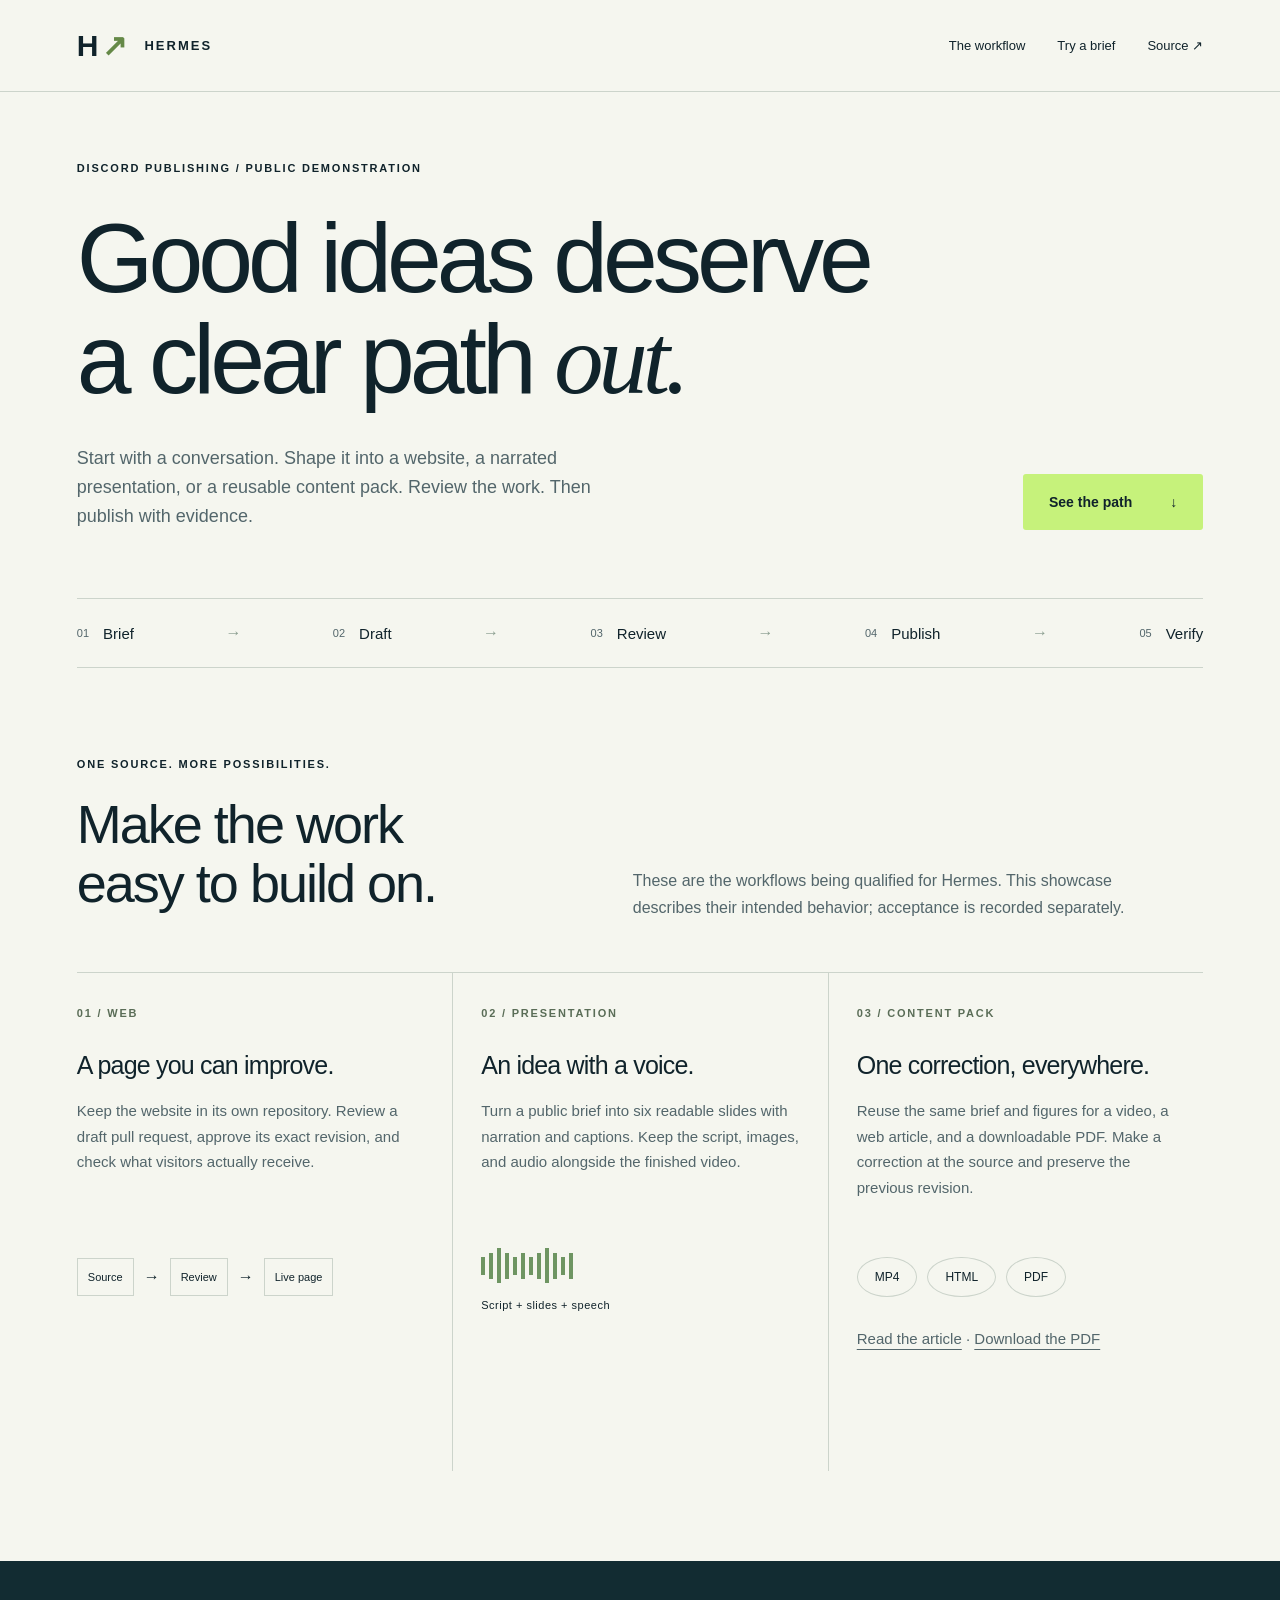
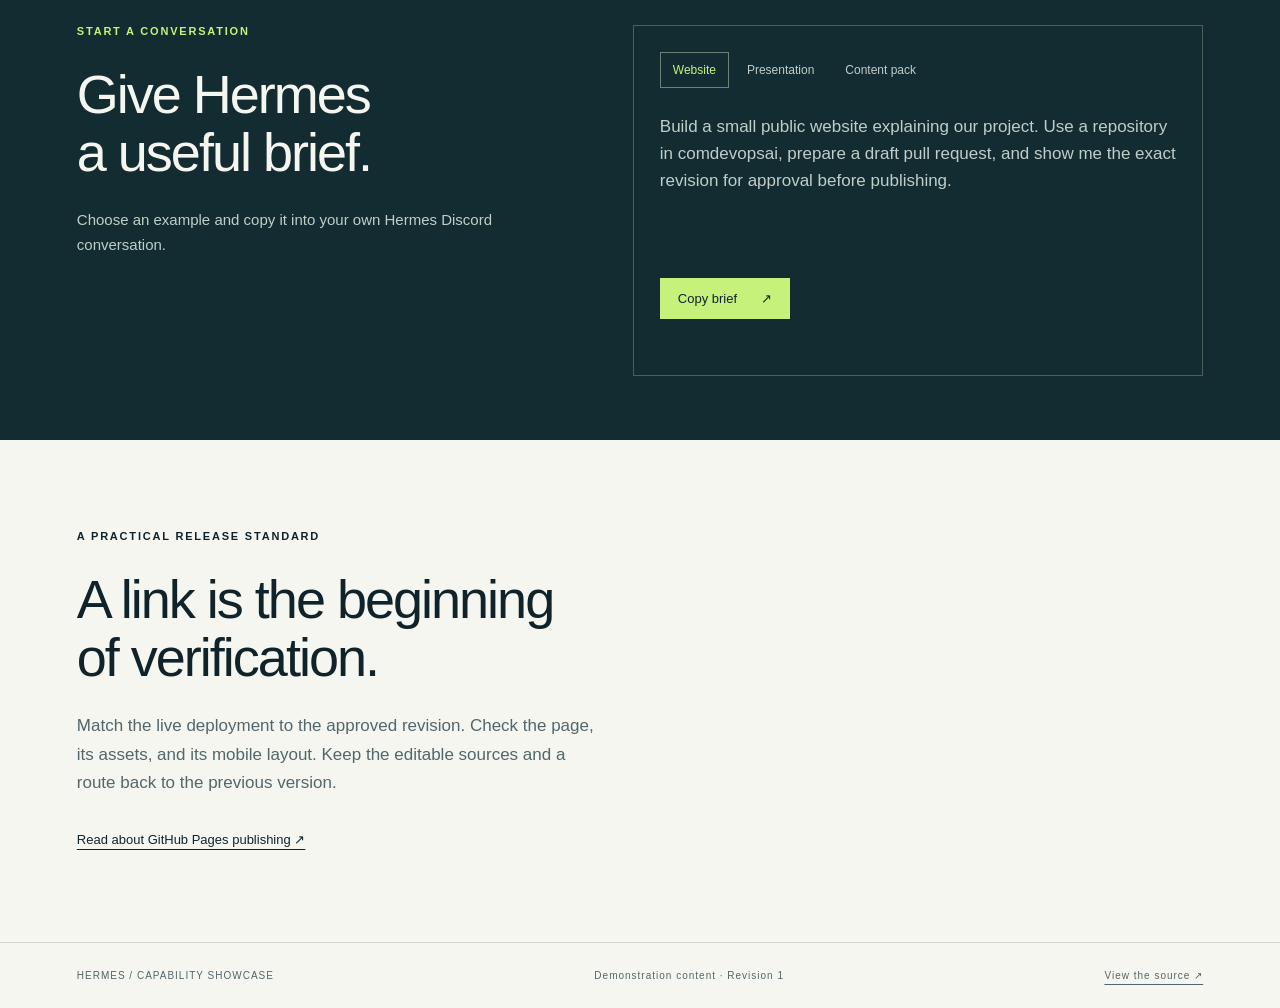
<file: index.html>
<!doctype html>
<html lang="en">
<head><meta charset="utf-8"><meta name="viewport" content="width=device-width,initial-scale=1"><meta name="description" content="A public demonstration of a clear, reviewable path from a Discord brief to a published website."><title>Hermes — from conversation to publication</title><link rel="stylesheet" href="style.css"><script src="app.js" defer></script></head>
<body>
<header><a class="wordmark" href="#">H<span aria-hidden="true">↗</span> <b>HERMES</b></a><nav aria-label="Main navigation"><a href="#workflow">The workflow</a><a href="#try">Try a brief</a><a href="https://github.com/comdevopsai/hermes-discord-demo">Source ↗</a></nav></header>
<main>
<section class="hero"><div class="eyebrow">DISCORD PUBLISHING / PUBLIC DEMONSTRATION</div><h1>Good ideas deserve<br>a clear path <em>out.</em></h1><div class="hero-bottom"><p>Start with a conversation. Shape it into a website, a narrated presentation, or a reusable content pack. Review the work. Then publish with evidence.</p><a class="button" href="#workflow">See the path <span aria-hidden="true">↓</span></a></div><div class="pipeline" aria-label="Brief, draft, review, publish, verify"><span>01 <b>Brief</b></span><i>→</i><span>02 <b>Draft</b></span><i>→</i><span>03 <b>Review</b></span><i>→</i><span>04 <b>Publish</b></span><i>→</i><span>05 <b>Verify</b></span></div></section>
<section class="workflow" id="workflow"><div class="section-head"><span class="eyebrow">ONE SOURCE. MORE POSSIBILITIES.</span><h2>Make the work<br>easy to build on.</h2><p>These are the workflows being qualified for Hermes. This showcase describes their intended behavior; acceptance is recorded separately.</p></div><div class="tracks">
<article><span class="number">01 / WEB</span><h3>A page you can improve.</h3><p>Keep the website in its own repository. Review a draft pull request, approve its exact revision, and check what visitors actually receive.</p><div class="mini-diagram"><span>Source</span><b>→</b><span>Review</span><b>→</b><span>Live page</span></div></article>
<article><span class="number">02 / PRESENTATION</span><h3>An idea with a voice.</h3><p>Turn a public brief into six readable slides with narration and captions. Keep the script, images, and audio alongside the finished video.</p><div class="wave" aria-label="Illustration of narrated audio"><i></i><i></i><i></i><i></i><i></i><i></i><i></i><i></i><i></i><i></i><i></i><i></i><span>Script + slides + speech</span></div></article>
<article><span class="number">03 / CONTENT PACK</span><h3>One correction, everywhere.</h3><p>Reuse the same brief and figures for a video, a web article, and a downloadable PDF. Make a correction at the source and preserve the previous revision.</p><div class="formats"><span>MP4</span><span>HTML</span><span>PDF</span></div><p><a href="article.html">Read the article</a> · <a href="article.pdf">Download the PDF</a></p></article>
</div></section>
<section class="try" id="try"><div><span class="eyebrow">START A CONVERSATION</span><h2>Give Hermes<br>a useful brief.</h2><p>Choose an example and copy it into your own Hermes Discord conversation.</p></div><div class="prompt-box"><div class="choices" role="group" aria-label="Choose an example brief"><button type="button" class="selected" data-prompt="website" aria-pressed="true">Website</button><button type="button" data-prompt="presentation" aria-pressed="false">Presentation</button><button type="button" data-prompt="pack" aria-pressed="false">Content pack</button></div><p id="prompt">Build a small public website explaining our project. Use a repository in comdevopsai, prepare a draft pull request, and show me the exact revision for approval before publishing.</p><button class="copy" type="button">Copy brief <span aria-hidden="true">↗</span></button><span class="copy-status" role="status" aria-live="polite"></span></div></section>
<section class="review"><span class="eyebrow">A PRACTICAL RELEASE STANDARD</span><h2>A link is the beginning<br>of verification.</h2><p>Match the live deployment to the approved revision. Check the page, its assets, and its mobile layout. Keep the editable sources and a route back to the previous version.</p><a href="https://docs.github.com/en/pages/getting-started-with-github-pages/configuring-a-publishing-source-for-your-github-pages-site">Read about GitHub Pages publishing ↗</a></section>
</main><footer><span>HERMES / CAPABILITY SHOWCASE</span><span>Demonstration content · Revision 1</span><a href="https://github.com/comdevopsai/hermes-discord-demo">View the source ↗</a></footer>
</body></html>
</file>
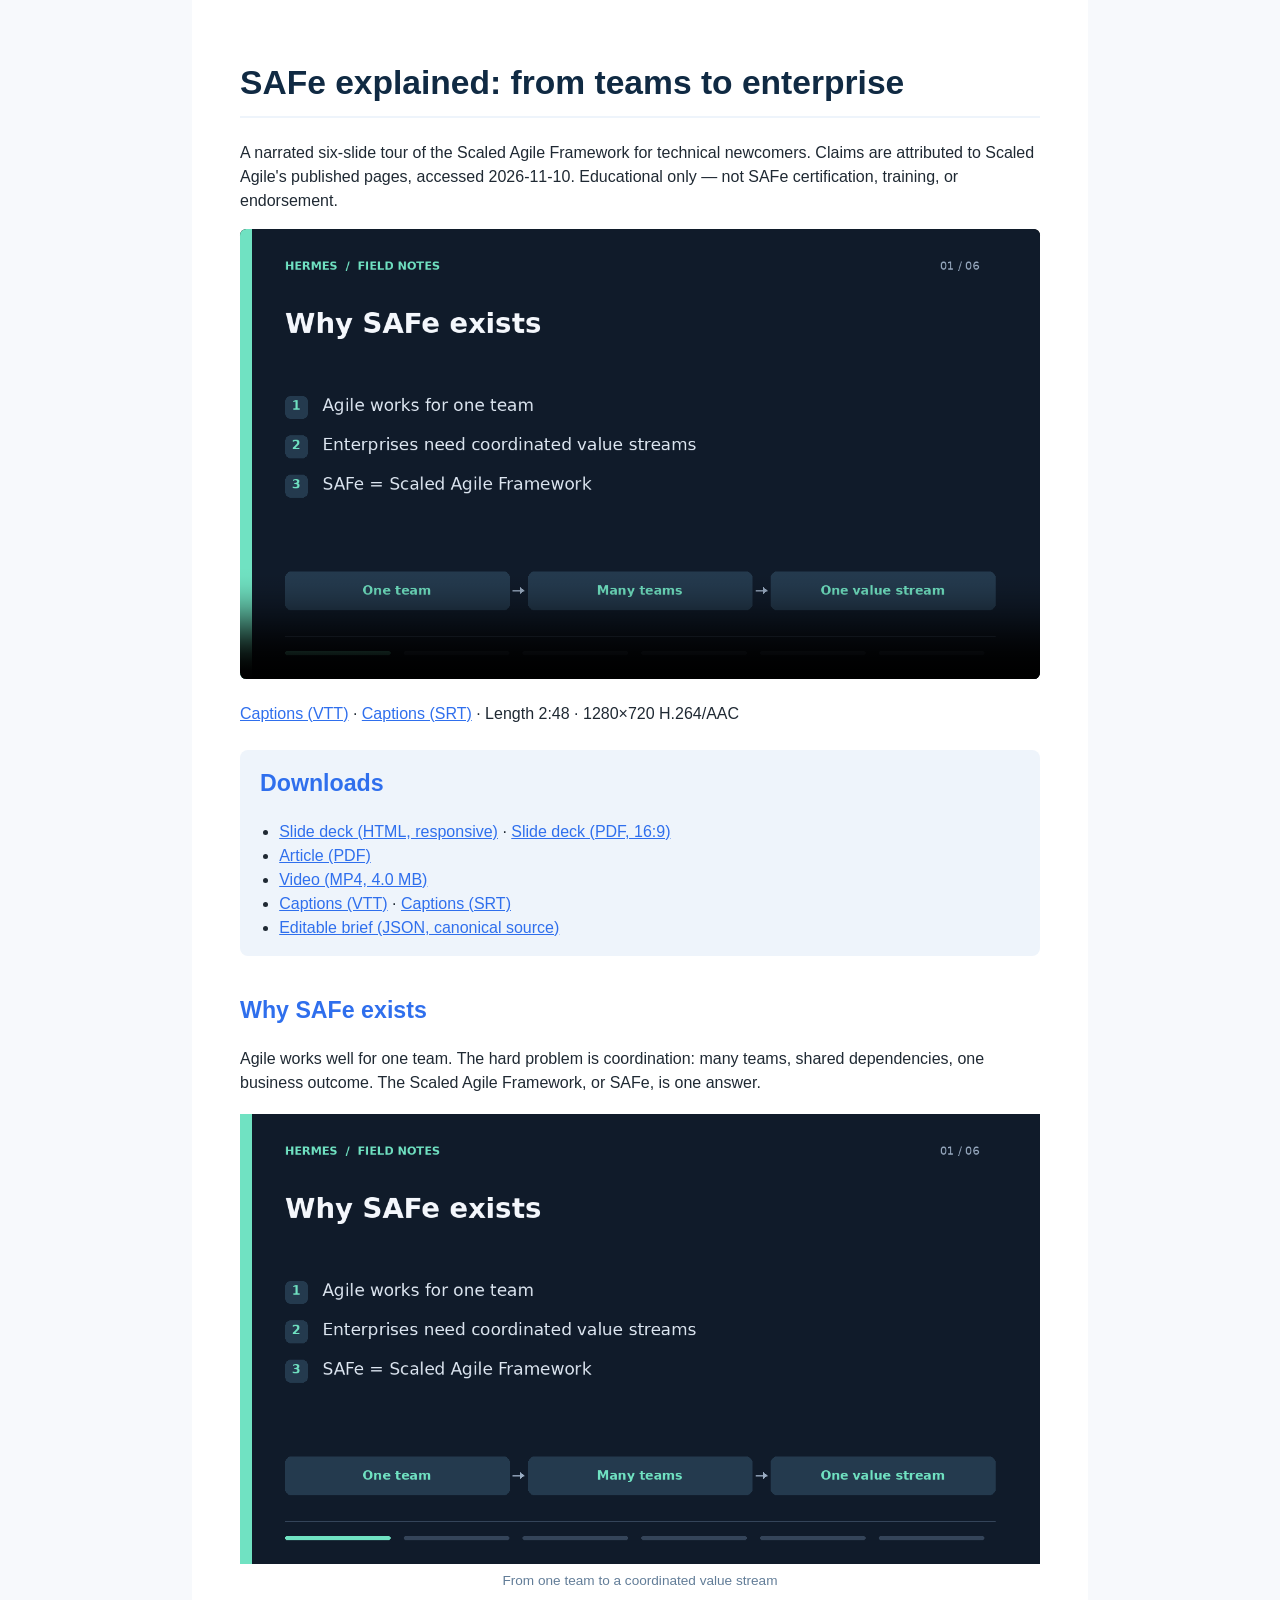
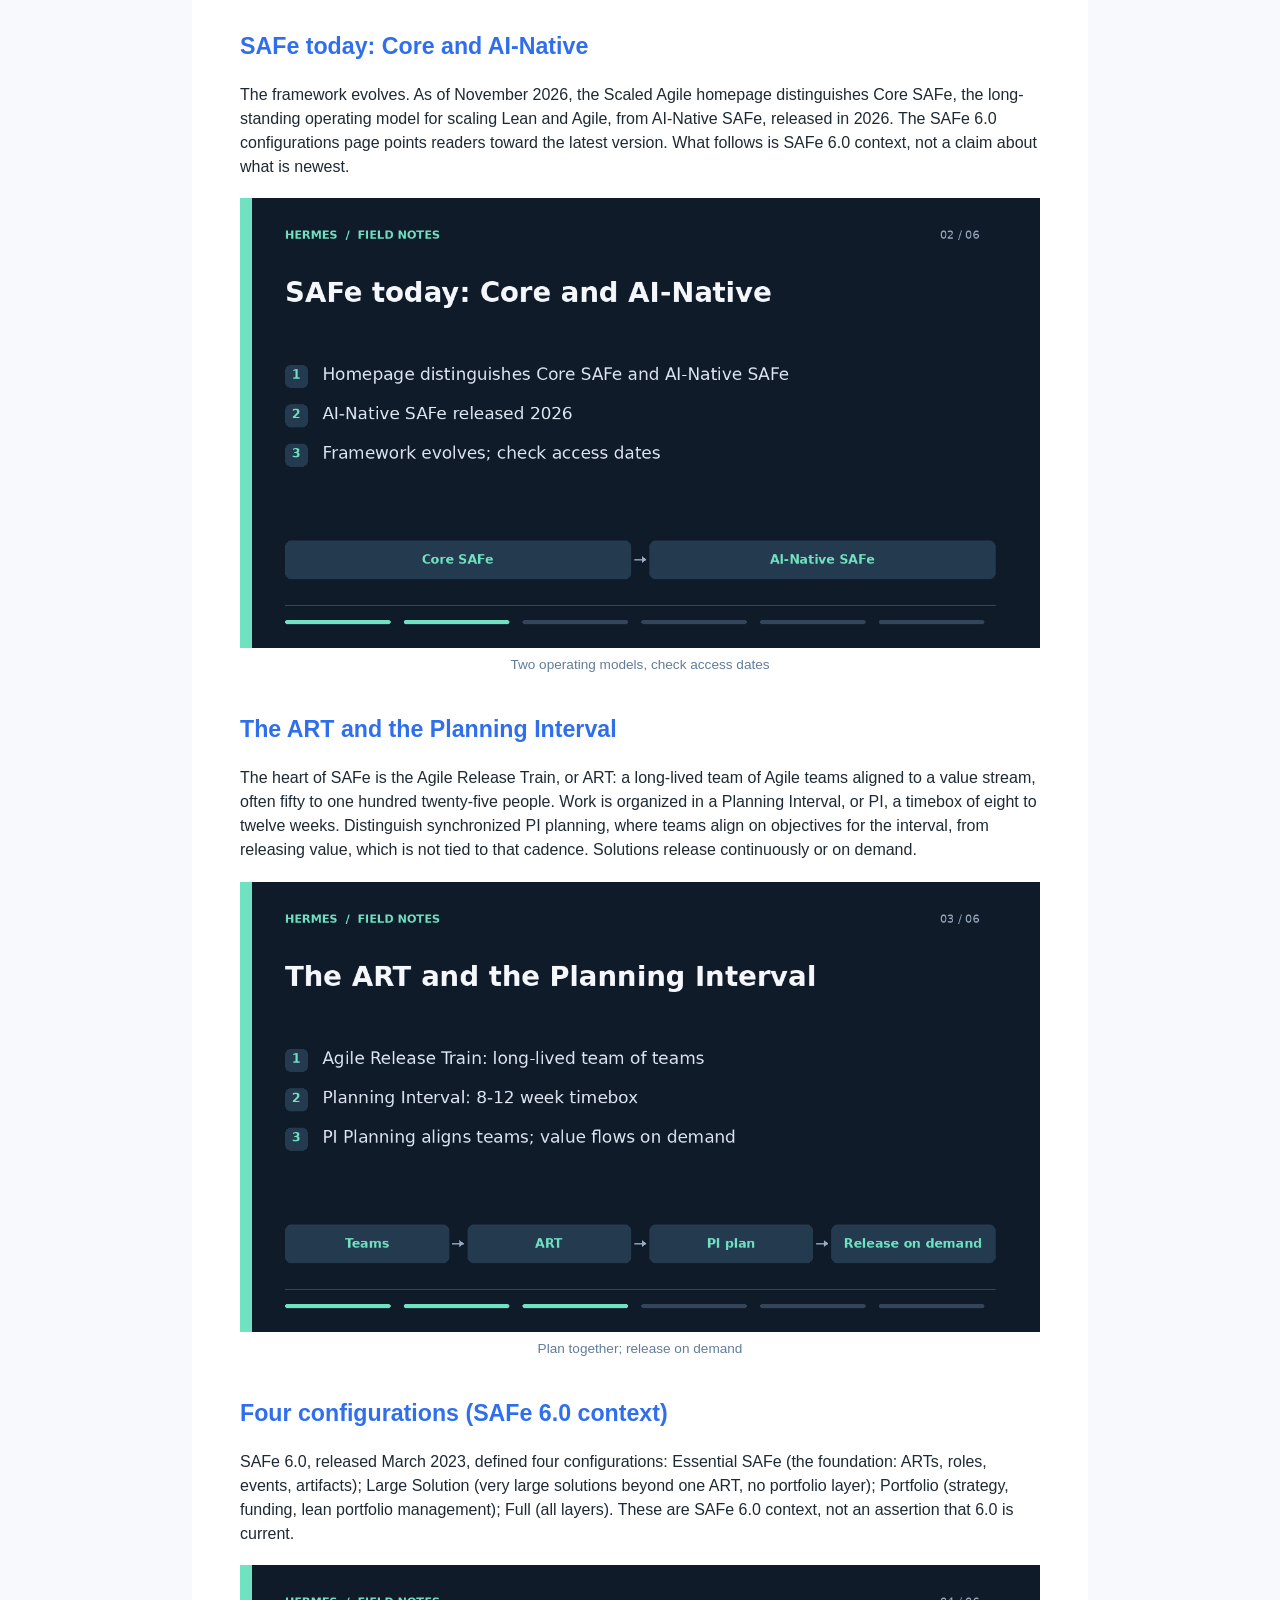
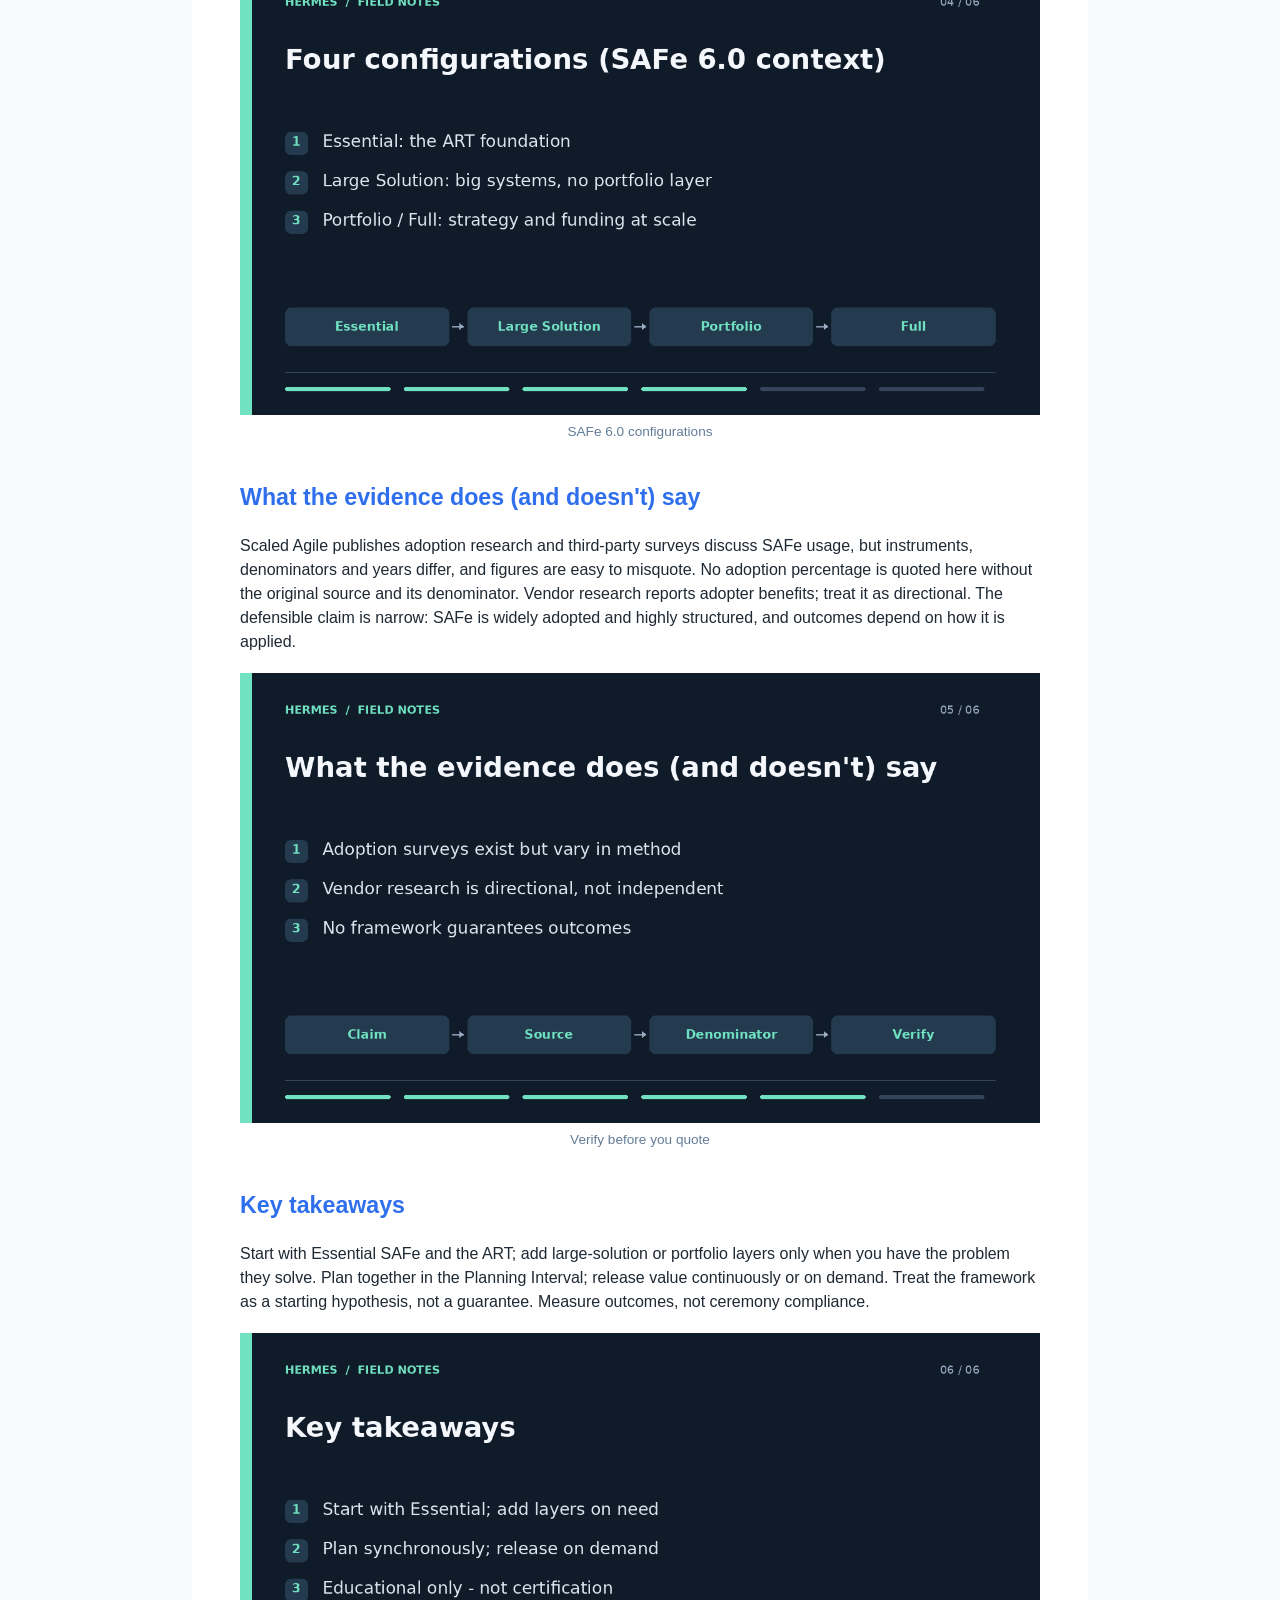
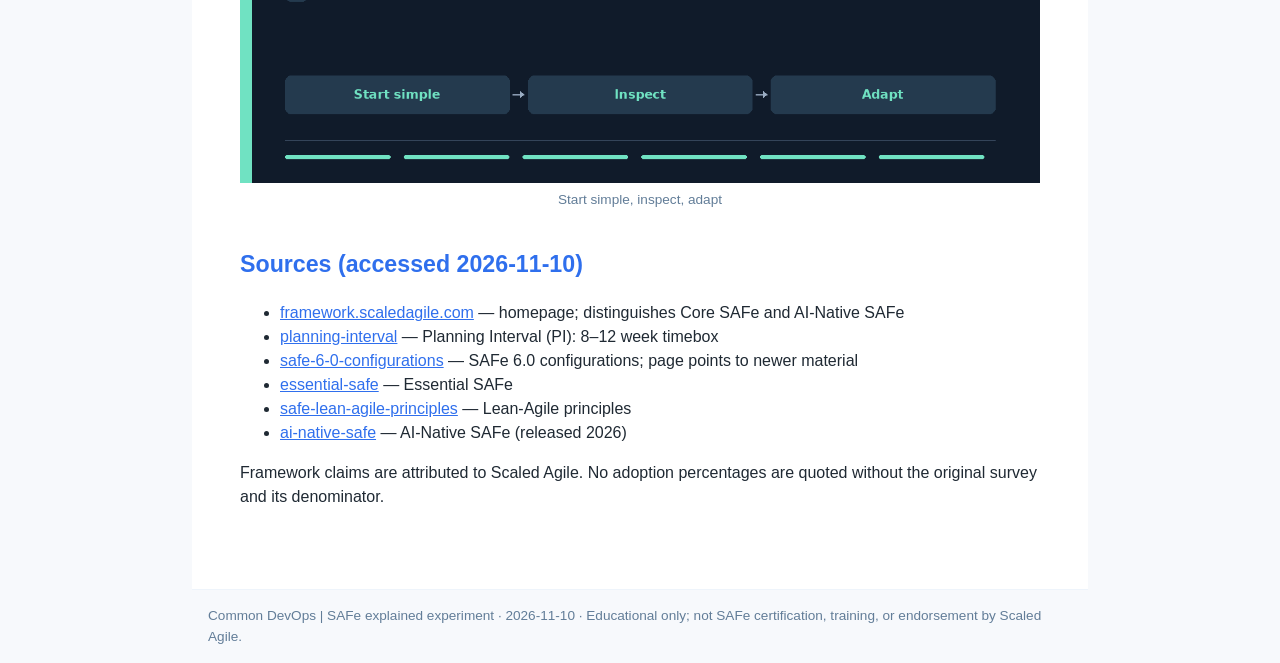
<file: safe/index.html>
<!DOCTYPE html>
<html lang="en">
<head>
<meta charset="utf-8">
<meta name="viewport" content="width=device-width, initial-scale=1">
<title>SAFe explained: from teams to enterprise — Common DevOps</title>
<meta name="description" content="Narrated six-slide explainer of the Scaled Agile Framework for technical newcomers, with sources accessed 2026-11-10. Educational only; not certification or endorsement by Scaled Agile.">
<style>
:root { --navy:#102A43; --blue:#2F6FED; --light:#EEF4FB; --dark:#1F2933; --gray:#627D98; --white:#FFFFFF; }
* { box-sizing: border-box; }
body { margin:0; font-family: Aptos, -apple-system, "Segoe UI", Roboto, sans-serif; color:var(--dark); background:#F7F9FC; line-height:1.5; }
main { max-width: 56rem; margin: 0 auto; background: var(--white); padding: 1.25rem 1rem 3rem; }
@media (min-width: 720px) { main { padding: 2.5rem 3rem 4rem; } }
h1 { color: var(--navy); line-height:1.2; font-size: 1.6rem; border-bottom: 2px solid var(--light); padding-bottom:.4em; }
@media (min-width: 720px){ h1 { font-size: 2.1rem; } }
h2 { color: var(--blue); font-size: 1.2rem; margin-top: 1.6em; }
@media (min-width: 720px){ h2 { font-size: 1.45rem; } }
a { color: var(--blue); }
img { max-width: 100%; height: auto; }
figure { margin: 1.2em 0; }
figcaption { font-size: .85rem; color: var(--gray); text-align: center; }
.downloads { background: var(--light); border-radius: .5rem; padding: 1rem 1.25rem; margin: 1.5rem 0; }
.downloads h2 { margin-top: 0; }
.downloads ul { margin: .25rem 0 0; padding-left: 1.2rem; }
video { width: 100%; height: auto; aspect-ratio: 16/9; background:#000; border-radius:.4rem; }
footer { max-width:56rem; margin:0 auto; padding: 1rem; font-size:.85rem; color:var(--gray); border-top: 1px solid var(--light); }
@media print { body { background:#fff; } main, footer { max-width:none; padding:0; } .downloads, video { display:none; } }
</style>
</head>
<body>
<main>
<h1>SAFe explained: from teams to enterprise</h1>
<p>A narrated six-slide tour of the Scaled Agile Framework for technical newcomers. Claims are attributed to Scaled Agile's published pages, accessed 2026-11-10. Educational only — not SAFe certification, training, or endorsement.</p>

<video controls preload="metadata" poster="slides/01.png" width="1280" height="720">
  <source src="presentation.mp4" type="video/mp4">
  <track kind="captions" src="captions.vtt" srclang="en" label="English" default>
  Your browser does not support embedded video. <a href="presentation.mp4">Download the MP4</a>.
</video>
<p><a href="captions.vtt">Captions (VTT)</a> · <a href="captions.srt">Captions (SRT)</a> · Length 2:48 · 1280×720 H.264/AAC</p>

<div class="downloads">
<h2>Downloads</h2>
<ul>
  <li><a href="slides-deck.html">Slide deck (HTML, responsive)</a> · <a href="slides-deck.pdf">Slide deck (PDF, 16:9)</a></li>
  <li><a href="article.pdf">Article (PDF)</a></li>
  <li><a href="presentation.mp4">Video (MP4, 4.0 MB)</a></li>
  <li><a href="captions.vtt">Captions (VTT)</a> · <a href="captions.srt">Captions (SRT)</a></li>
  <li><a href="editable-brief.json">Editable brief (JSON, canonical source)</a></li>
</ul>
</div>

<h2>Why SAFe exists</h2>
<p>Agile works well for one team. The hard problem is coordination: many teams, shared dependencies, one business outcome. The Scaled Agile Framework, or SAFe, is one answer.</p>
<figure><img src="slides/01.png" alt="Diagram: one team, many teams, one value stream"><figcaption>From one team to a coordinated value stream</figcaption></figure>

<h2>SAFe today: Core and AI-Native</h2>
<p>The framework evolves. As of November 2026, the Scaled Agile homepage distinguishes Core SAFe, the long-standing operating model for scaling Lean and Agile, from AI-Native SAFe, released in 2026. The SAFe 6.0 configurations page points readers toward the latest version. What follows is SAFe 6.0 context, not a claim about what is newest.</p>
<figure><img src="slides/02.png" alt="Diagram: Core SAFe and AI-Native SAFe"><figcaption>Two operating models, check access dates</figcaption></figure>

<h2>The ART and the Planning Interval</h2>
<p>The heart of SAFe is the Agile Release Train, or ART: a long-lived team of Agile teams aligned to a value stream, often fifty to one hundred twenty-five people. Work is organized in a Planning Interval, or PI, a timebox of eight to twelve weeks. Distinguish synchronized PI planning, where teams align on objectives for the interval, from releasing value, which is not tied to that cadence. Solutions release continuously or on demand.</p>
<figure><img src="slides/03.png" alt="Diagram: teams, ART, PI plan, release on demand"><figcaption>Plan together; release on demand</figcaption></figure>

<h2>Four configurations (SAFe 6.0 context)</h2>
<p>SAFe 6.0, released March 2023, defined four configurations: Essential SAFe (the foundation: ARTs, roles, events, artifacts); Large Solution (very large solutions beyond one ART, no portfolio layer); Portfolio (strategy, funding, lean portfolio management); Full (all layers). These are SAFe 6.0 context, not an assertion that 6.0 is current.</p>
<figure><img src="slides/04.png" alt="Diagram: Essential, Large Solution, Portfolio, Full"><figcaption>SAFe 6.0 configurations</figcaption></figure>

<h2>What the evidence does (and doesn't) say</h2>
<p>Scaled Agile publishes adoption research and third-party surveys discuss SAFe usage, but instruments, denominators and years differ, and figures are easy to misquote. No adoption percentage is quoted here without the original source and its denominator. Vendor research reports adopter benefits; treat it as directional. The defensible claim is narrow: SAFe is widely adopted and highly structured, and outcomes depend on how it is applied.</p>
<figure><img src="slides/05.png" alt="Diagram: claim, source, denominator, verify"><figcaption>Verify before you quote</figcaption></figure>

<h2>Key takeaways</h2>
<p>Start with Essential SAFe and the ART; add large-solution or portfolio layers only when you have the problem they solve. Plan together in the Planning Interval; release value continuously or on demand. Treat the framework as a starting hypothesis, not a guarantee. Measure outcomes, not ceremony compliance.</p>
<figure><img src="slides/06.png" alt="Diagram: start simple, inspect, adapt"><figcaption>Start simple, inspect, adapt</figcaption></figure>

<h2>Sources (accessed 2026-11-10)</h2>
<ul>
  <li><a href="https://framework.scaledagile.com/">framework.scaledagile.com</a> — homepage; distinguishes Core SAFe and AI-Native SAFe</li>
  <li><a href="https://framework.scaledagile.com/planning-interval/">planning-interval</a> — Planning Interval (PI): 8–12 week timebox</li>
  <li><a href="https://framework.scaledagile.com/safe-6-0-configurations">safe-6-0-configurations</a> — SAFe 6.0 configurations; page points to newer material</li>
  <li><a href="https://framework.scaledagile.com/essential-safe/">essential-safe</a> — Essential SAFe</li>
  <li><a href="https://framework.scaledagile.com/safe-lean-agile-principles/">safe-lean-agile-principles</a> — Lean-Agile principles</li>
  <li><a href="https://framework.scaledagile.com/ai-native-safe">ai-native-safe</a> — AI-Native SAFe (released 2026)</li>
</ul>
<p>Framework claims are attributed to Scaled Agile. No adoption percentages are quoted without the original survey and its denominator.</p>
</main>
<footer>Common DevOps | SAFe explained experiment · 2026-11-10 · Educational only; not SAFe certification, training, or endorsement by Scaled Agile.</footer>
</body>
</html>
</file>
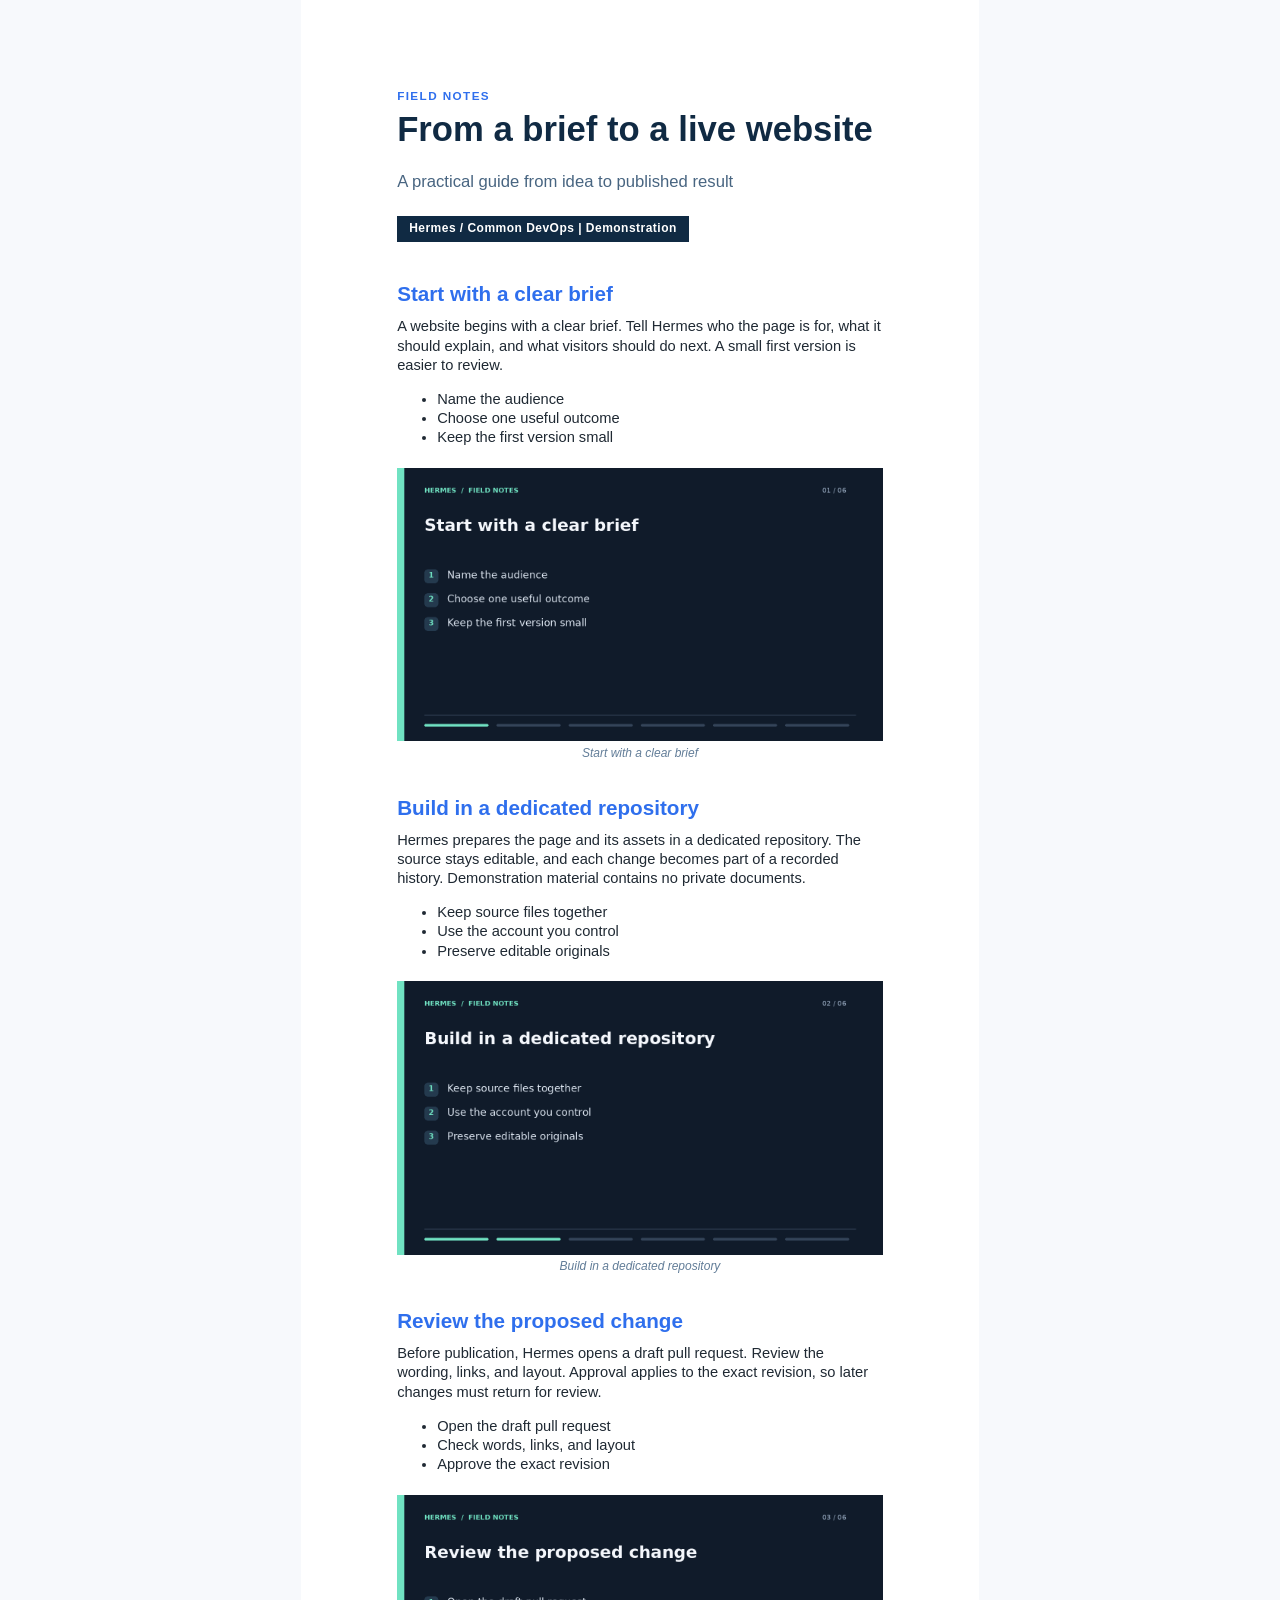
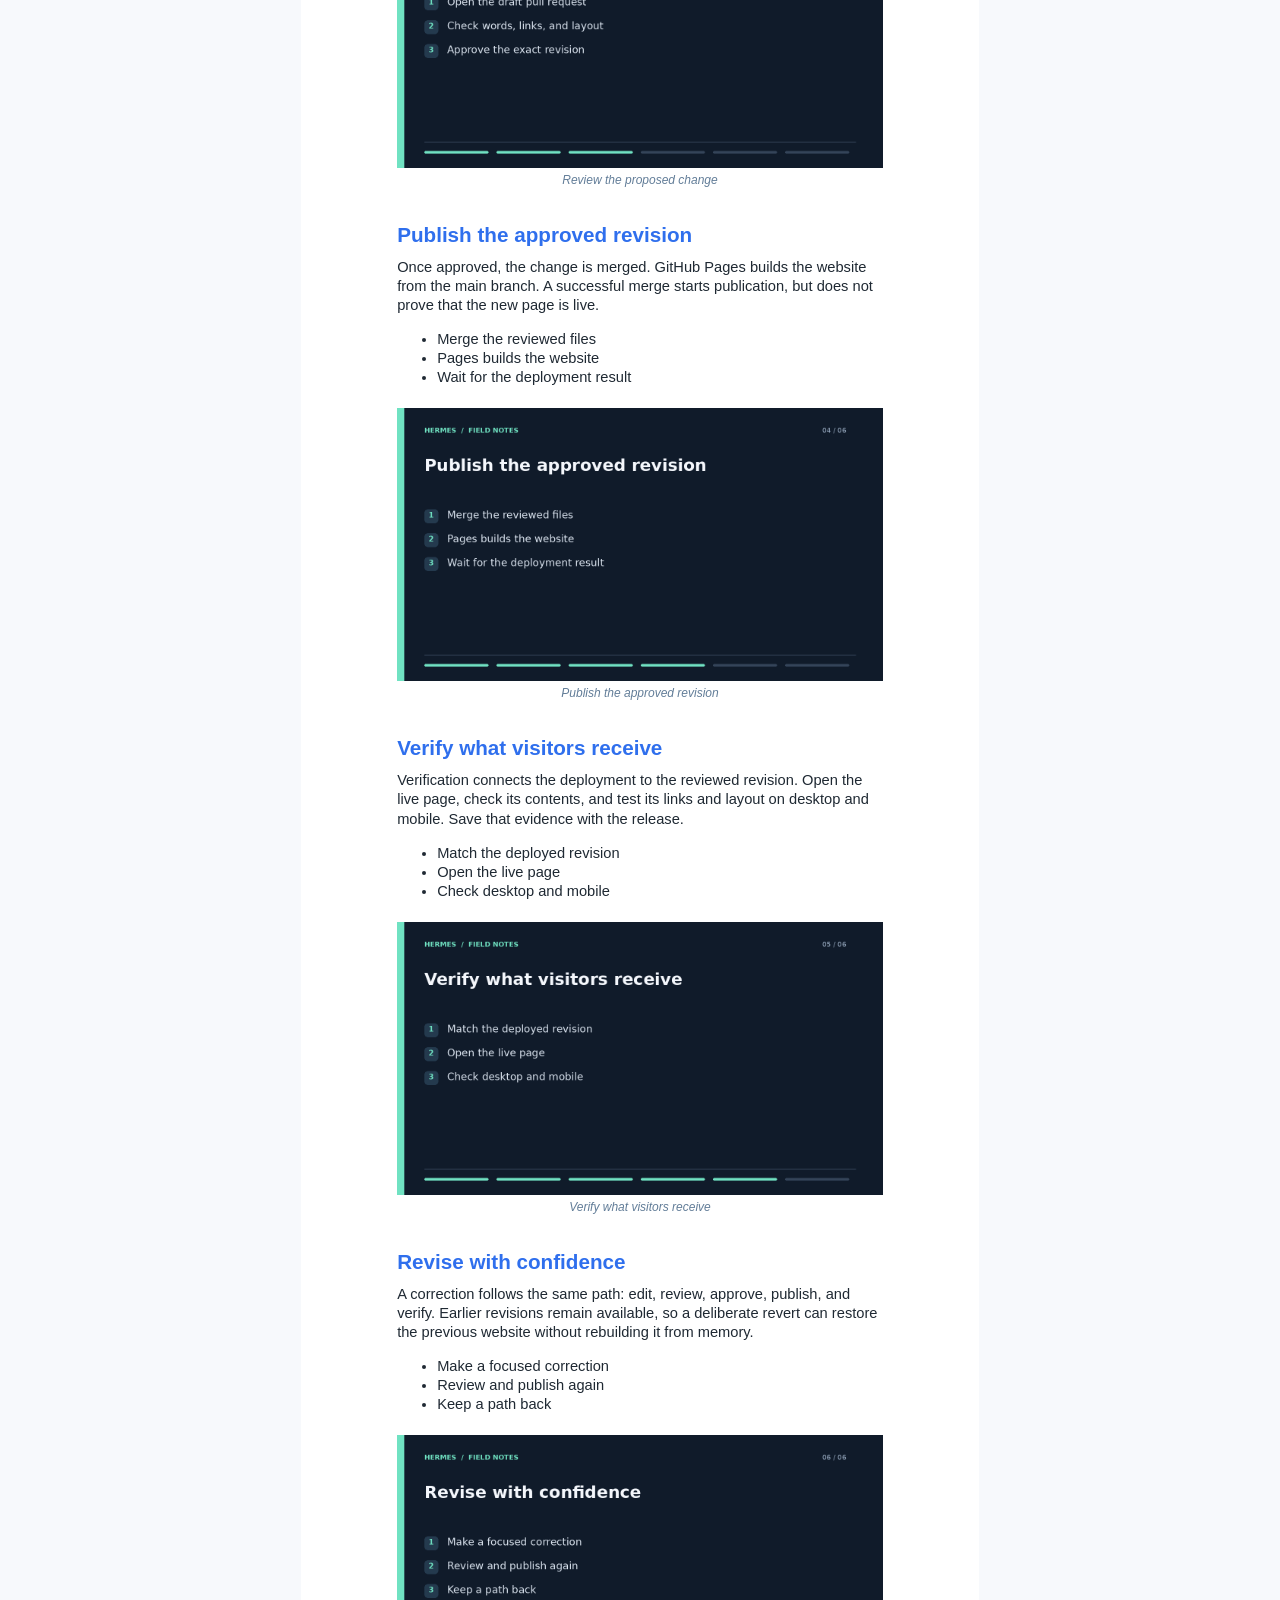
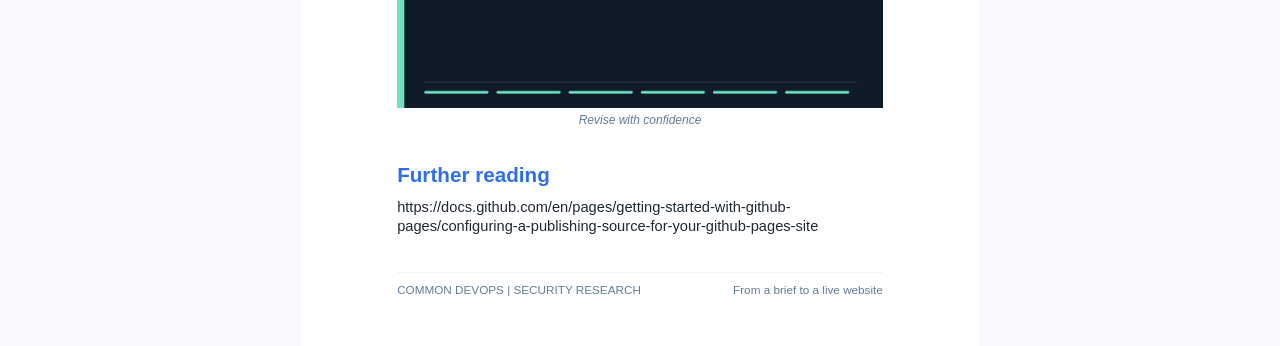
<file: article.html>
<!DOCTYPE html>
<html lang="en">
<head>
<meta charset="utf-8">
<meta name="viewport" content="width=device-width, initial-scale=1">
<title>From a brief to a live website</title>
<style>
:root {
    --navy: #102A43; --blue: #2F6FED; --light: #EEF4FB; --pale: #F7F9FC;
    --mid: #486581; --dark: #1F2933; --gray: #627D98; --amber: #9A6700;
    --warning-bg: #FFF7E6; --white: #FFFFFF;
}
* { box-sizing: border-box; }
html { background: #F7F9FC; }
body {
    font-family: Aptos, -apple-system, "Segoe UI", Roboto, sans-serif;
    font-size: 11.0pt;
    line-height: 1.31;
    color: var(--dark);
    max-width: 7.0600000000000005in;
    margin: 0 auto;
    padding: 0.65in 1in 3rem;
    background: var(--white);
}
h1, h2, h3, h4 {
    font-family: Aptos Display, sans-serif;
    color: var(--navy);
    line-height: 1.25;
    margin: 1.6em 0 0.5em;
}
h1 { font-size: 21pt; border-bottom: 2px solid var(--light); padding-bottom: .3em; }
h2 { font-size: 15.5pt; color: var(--blue); }
h3 { font-size: 12.5pt; color: var(--mid); }
p { margin: .5em 0; }
code {
    font-family: Aptos Mono, "SF Mono", Consolas, monospace;
    font-size: .92em;
    background: var(--light);
    padding: .1em .35em;
    border-radius: 3px;
}
a { color: var(--blue); }
img { max-width: 100%; height: auto; display: block; margin: 1.2em auto .3em; }
figure { margin: 1.4em 0; text-align: center; }
figcaption {
    font-size: 9pt;
    font-style: italic;
    color: var(--gray);
    margin-top: .4em;
}
blockquote { margin: 1em 0; }
.callout {
    border-left: 4px solid var(--navy);
    background: var(--light);
    padding: .8em 1.1em;
    margin: 1.1em 0;
    border-radius: 0 4px 4px 0;
}
.callout-warning {
    border-left-color: var(--amber);
    background: var(--warning-bg);
}
.callout-label {
    display: inline-block;
    font-weight: 700;
    font-size: .8em;
    letter-spacing: .06em;
    color: var(--navy);
    margin-right: .6em;
}
.callout-warning .callout-label { color: var(--amber); }
table {
    border-collapse: collapse;
    margin: 1.2em auto;
    width: 100%;
    font-size: .95em;
}
th {
    background: var(--navy);
    color: var(--white);
    text-align: left;
    padding: .5em .8em;
}
td {
    padding: .45em .8em;
    border-bottom: 1px solid var(--light);
}
tr:nth-child(even) td { background: var(--pale); }
.cover-kicker {
    font-weight: 700;
    font-size: .8em;
    letter-spacing: .12em;
    color: var(--blue);
    text-transform: uppercase;
    margin-top: 2.2em;
}
.cover-title {
    font-size: 26pt;
    font-weight: 700;
    color: var(--navy);
    margin: .2em 0 .3em;
    line-height: 1.15;
}
.cover-subtitle {
    font-size: 12.5pt;
    color: var(--mid);
    margin: 0 0 1em;
}
.cover-band {
    background: var(--navy);
    color: var(--white);
    display: inline-block;
    padding: .45em 1em;
    font-size: 9pt;
    font-weight: 700;
    letter-spacing: .04em;
}
.rule { border: 0; border-top: 1px solid var(--light); margin: 2em 0; }
footer.meta {
    margin-top: 3em;
    padding-top: .8em;
    border-top: 1px solid var(--light);
    color: var(--gray);
    font-size: .8em;
    display: flex;
    justify-content: space-between;
}
@media print {
    html { background: var(--white); }
    body { max-width: none; margin: 0; padding: 0.65in 0.72in; }
    a { text-decoration: none; color: inherit; }
}

</style>
</head>
<body>
<p class="cover-kicker">FIELD NOTES</p>
<h1 class="cover-title" style="border:0;margin-top:.2em">From a brief to a live website</h1>
<p class="cover-subtitle">A practical guide from idea to published result</p>
<p class="cover-band">Hermes / Common DevOps  |  Demonstration</p>
<h2>Start with a clear brief</h2>
<p>A website begins with a clear brief. Tell Hermes who the page is for, what it should explain, and what visitors should do next. A small first version is easier to review.</p>
<ul><li>Name the audience</li><li>Choose one useful outcome</li><li>Keep the first version small</li></ul>
<figure><img src="slides/01.png" alt="Start with a clear brief"><figcaption>Start with a clear brief</figcaption></figure>
<h2>Build in a dedicated repository</h2>
<p>Hermes prepares the page and its assets in a dedicated repository. The source stays editable, and each change becomes part of a recorded history. Demonstration material contains no private documents.</p>
<ul><li>Keep source files together</li><li>Use the account you control</li><li>Preserve editable originals</li></ul>
<figure><img src="slides/02.png" alt="Build in a dedicated repository"><figcaption>Build in a dedicated repository</figcaption></figure>
<h2>Review the proposed change</h2>
<p>Before publication, Hermes opens a draft pull request. Review the wording, links, and layout. Approval applies to the exact revision, so later changes must return for review.</p>
<ul><li>Open the draft pull request</li><li>Check words, links, and layout</li><li>Approve the exact revision</li></ul>
<figure><img src="slides/03.png" alt="Review the proposed change"><figcaption>Review the proposed change</figcaption></figure>
<h2>Publish the approved revision</h2>
<p>Once approved, the change is merged. GitHub Pages builds the website from the main branch. A successful merge starts publication, but does not prove that the new page is live.</p>
<ul><li>Merge the reviewed files</li><li>Pages builds the website</li><li>Wait for the deployment result</li></ul>
<figure><img src="slides/04.png" alt="Publish the approved revision"><figcaption>Publish the approved revision</figcaption></figure>
<h2>Verify what visitors receive</h2>
<p>Verification connects the deployment to the reviewed revision. Open the live page, check its contents, and test its links and layout on desktop and mobile. Save that evidence with the release.</p>
<ul><li>Match the deployed revision</li><li>Open the live page</li><li>Check desktop and mobile</li></ul>
<figure><img src="slides/05.png" alt="Verify what visitors receive"><figcaption>Verify what visitors receive</figcaption></figure>
<h2>Revise with confidence</h2>
<p>A correction follows the same path: edit, review, approve, publish, and verify. Earlier revisions remain available, so a deliberate revert can restore the previous website without rebuilding it from memory.</p>
<ul><li>Make a focused correction</li><li>Review and publish again</li><li>Keep a path back</li></ul>
<figure><img src="slides/06.png" alt="Revise with confidence"><figcaption>Revise with confidence</figcaption></figure>
<h2>Further reading</h2>
<p>https://docs.github.com/en/pages/getting-started-with-github-pages/configuring-a-publishing-source-for-your-github-pages-site</p>
<footer class="meta"><span>COMMON DEVOPS  |  SECURITY RESEARCH</span><span>From a brief to a live website</span></footer>
</body>
</html>
</file>
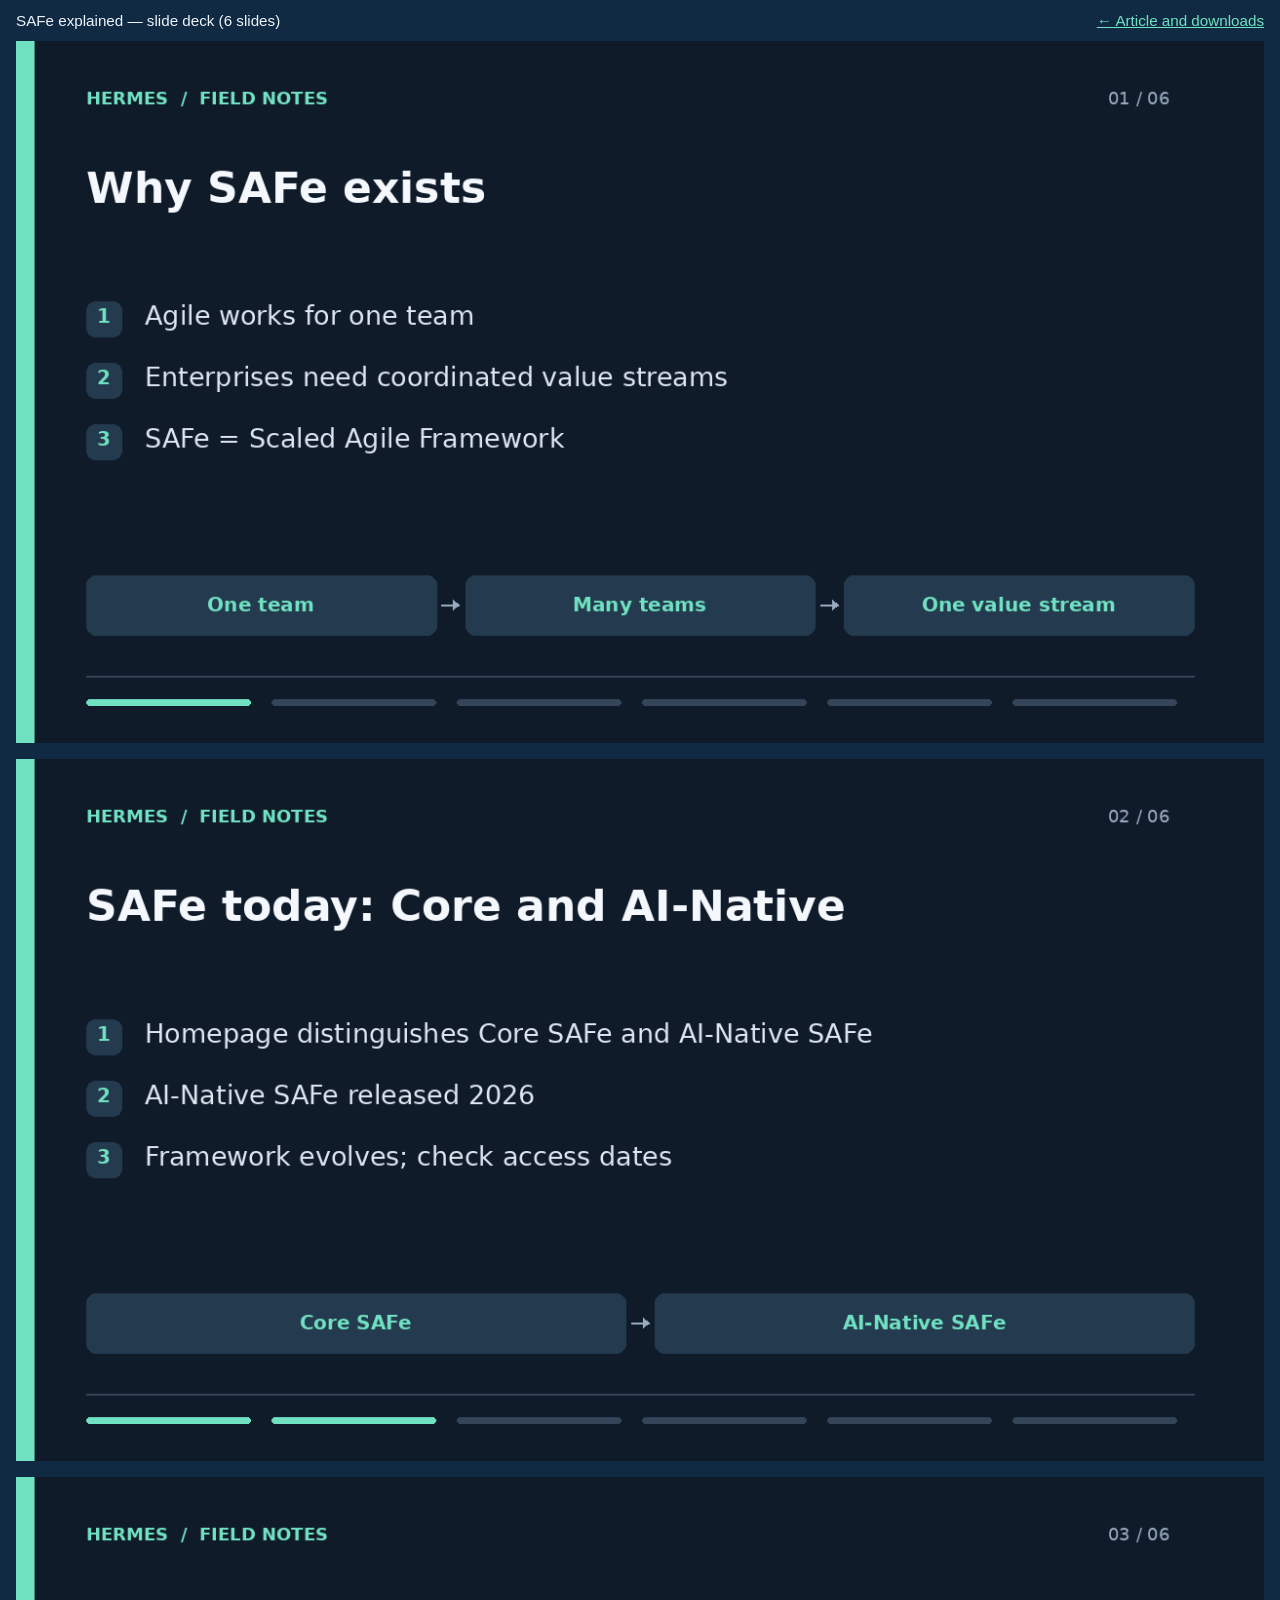
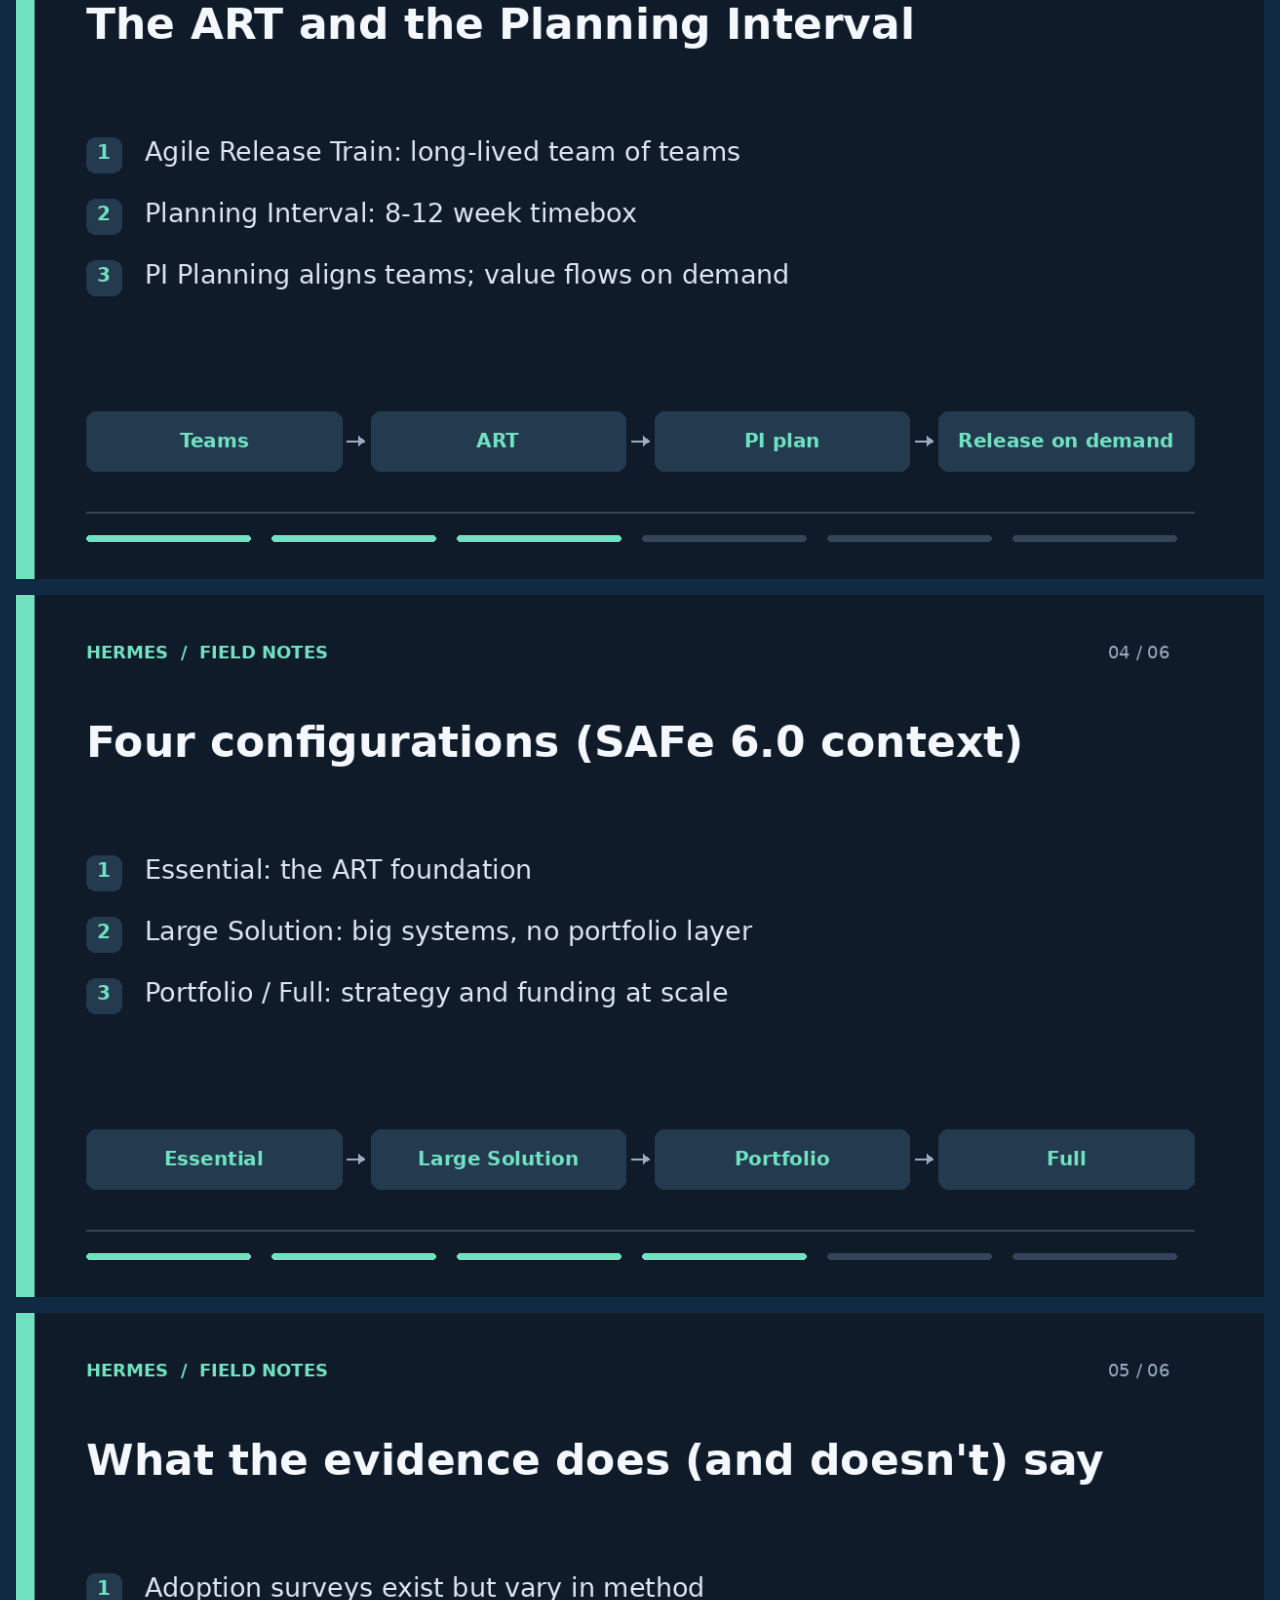
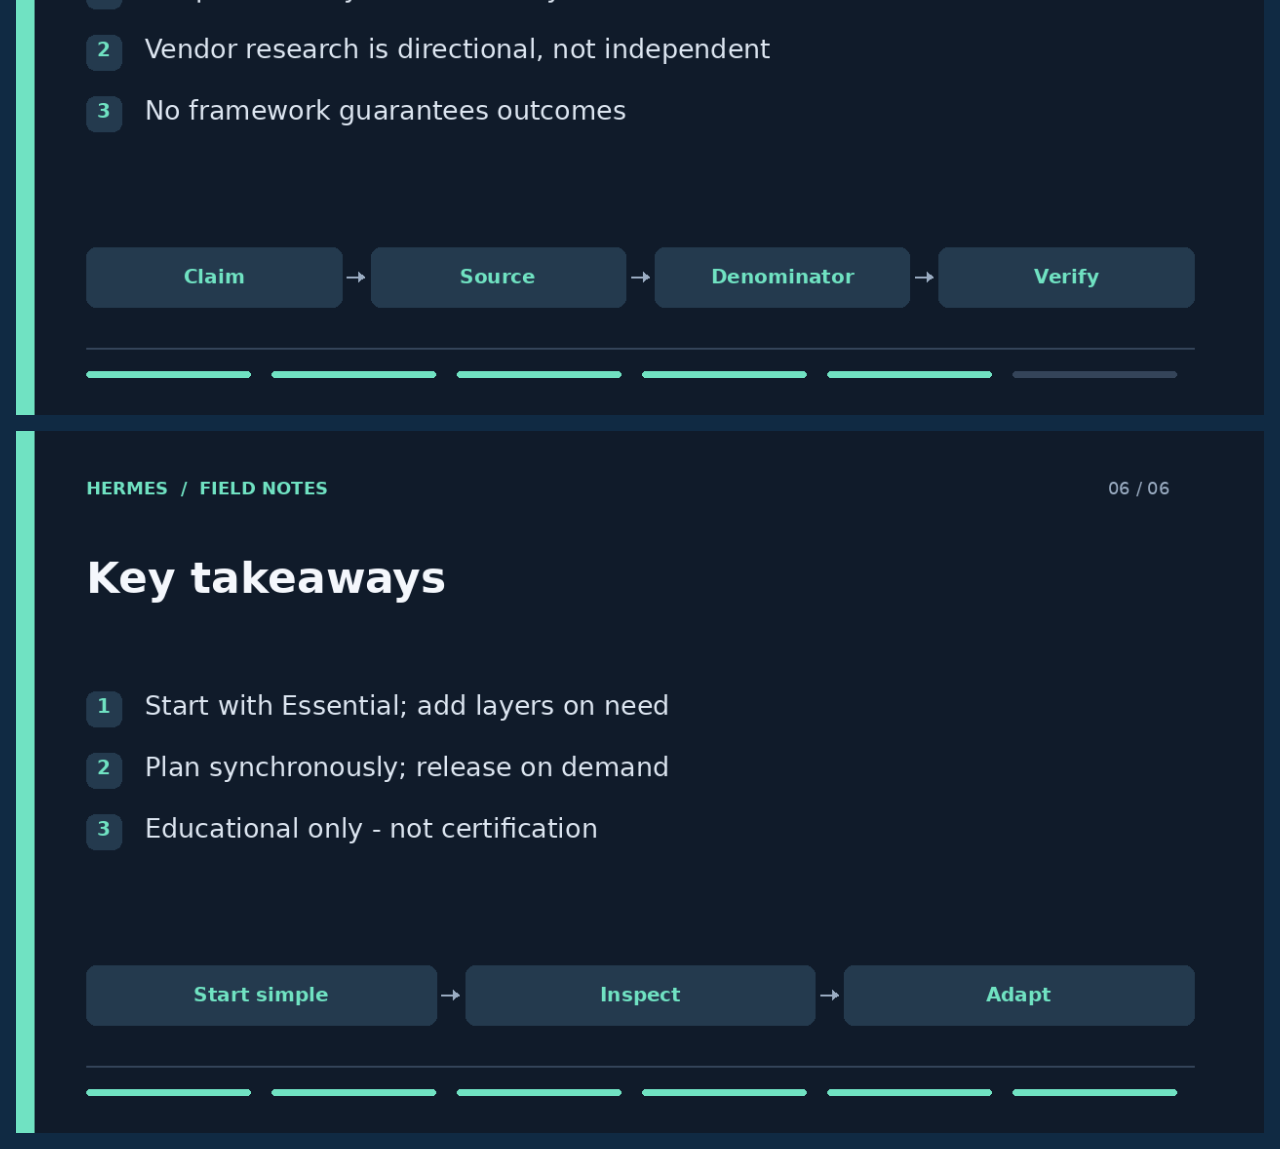
<file: safe/slides-deck.html>
<!DOCTYPE html>
<html lang="en">
<head>
<meta charset="utf-8">
<meta name="viewport" content="width=device-width, initial-scale=1">
<title>SAFe explained — slide deck (Common DevOps)</title>
<style>
* { box-sizing: border-box; margin: 0; }
body { background: #102A43; font-family: Aptos, -apple-system, "Segoe UI", Roboto, sans-serif; }
header { color: #EEF4FB; padding: .75rem 1rem; font-size: .95rem; display:flex; flex-wrap:wrap; gap:.5rem 1rem; align-items:baseline; justify-content: space-between; }
header a { color: #70e2c2; }
main { max-width: 1280px; margin: 0 auto; }
section.slide { margin: 0 auto 1rem; width: 100%; }
img { width: 100%; height: auto; aspect-ratio: 16/9; display:block; }
@media (min-width: 720px) { section.slide { padding: 0 1rem; } }
@media print {
  @page { size: 1280px 720px; margin: 0; }
  body { background: #fff; }
  header { display: none; }
  section.slide { page-break-after: always; margin:0; padding:0; width:1280px; height:720px; }
  img { width: 1280px; height: 720px; }
}
</style>
</head>
<body>
<header><span>SAFe explained — slide deck (6 slides)</span><a href="index.html">← Article and downloads</a></header>
<main>
<section class="slide"><img src="slides/01.png" alt="Why SAFe exists"></section>
<section class="slide"><img src="slides/02.png" alt="SAFe today: Core and AI-Native"></section>
<section class="slide"><img src="slides/03.png" alt="The ART and the Planning Interval"></section>
<section class="slide"><img src="slides/04.png" alt="Four configurations (SAFe 6.0 context)"></section>
<section class="slide"><img src="slides/05.png" alt="What the evidence does and does not say"></section>
<section class="slide"><img src="slides/06.png" alt="Key takeaways"></section>
</main>
</body>
</html>
</file>
<file: style.css>
:root{--ink:#10232b;--muted:#53666b;--paper:#f5f6ef;--mint:#c6f27b;--line:#ccd4cb;--dark:#122c32}*{box-sizing:border-box}html{scroll-behavior:smooth;scroll-padding-top:24px}body{margin:0;background:var(--paper);color:var(--ink);font-family:Arial,Helvetica,sans-serif}a{color:inherit;text-underline-offset:5px}button,a{touch-action:manipulation}button:focus-visible,a:focus-visible{outline:3px solid #46792b;outline-offset:5px}header,main,footer{max-width:1440px;margin:auto}header{display:flex;justify-content:space-between;align-items:center;padding:28px 6%;border-bottom:1px solid var(--line)}.wordmark{display:flex;align-items:center;gap:4px;font-size:30px;font-weight:bold;text-decoration:none}.wordmark>span{color:#658947}.wordmark b{font-size:13px;letter-spacing:2px;margin-left:13px}nav{display:flex;gap:32px;font-size:13px}nav a{text-decoration:none}.hero{padding:70px 6% 0}.eyebrow,.number{font-size:11px;font-weight:bold;letter-spacing:1.8px}.eyebrow{display:block}.hero h1{font-size:clamp(50px,7.7vw,108px);font-weight:500;letter-spacing:-5px;line-height:1.02;margin:34px 0}em{font-family:Georgia,serif;font-weight:normal}.hero-bottom{display:flex;justify-content:space-between;align-items:end;gap:30px}.hero-bottom p{max-width:540px;font-size:18px;line-height:1.6;color:var(--muted);margin:0}.button{display:flex;justify-content:space-between;gap:38px;padding:20px 26px;background:var(--mint);text-decoration:none;border-radius:3px;font-size:14px;font-weight:bold;white-space:nowrap}.pipeline{display:flex;align-items:center;justify-content:space-between;margin-top:68px;padding:25px 0;border-top:1px solid var(--line);border-bottom:1px solid var(--line)}.pipeline span{display:flex;align-items:center;gap:14px;font-size:11px;color:var(--muted)}.pipeline b{font-size:15px;color:var(--ink);font-weight:normal}.pipeline i{font-style:normal;color:#8b9e90}.workflow{padding:90px 6%}.section-head{display:grid;grid-template-columns:1fr 1.15fr;gap:15px 60px;align-items:end}.section-head .eyebrow{grid-column:1/-1}h2{font-size:clamp(32px,4.4vw,54px);line-height:1.08;letter-spacing:-2px;font-weight:500;margin:10px 0 25px}.section-head p,.try p,.review p{color:var(--muted);line-height:1.7;max-width:520px}.tracks{display:grid;grid-template-columns:repeat(3,1fr);border-top:1px solid var(--line);margin-top:35px}.tracks article{padding:30px 28px 0 0}.tracks article+article{border-left:1px solid var(--line);padding-left:28px}.number{color:#5a6d57}h3{font-size:25px;font-weight:500;letter-spacing:-.8px;margin:30px 0 18px}.tracks p{font-size:15px;line-height:1.7;color:var(--muted);min-height:130px}.mini-diagram,.wave,.formats{height:68px;display:flex;align-items:center;gap:10px}.mini-diagram span{font-size:11px;padding:12px 10px;border:1px solid var(--line)}.mini-diagram b{font-weight:normal}.formats span{border:1px solid var(--line);padding:12px 17px;border-radius:50%;font-size:12px}.wave{gap:4px;position:relative;padding-bottom:23px}.wave i{width:4px;height:18px;background:#6e9562}.wave i:nth-child(3n){height:35px}.wave i:nth-child(2n){height:26px}.wave span{position:absolute;bottom:0;font-size:11px;letter-spacing:.5px}.try{background:var(--dark);color:var(--paper);padding:64px 6%;display:grid;grid-template-columns:1fr 1.15fr;gap:60px}.try .eyebrow{color:var(--mint)}.try h2{margin-top:28px}.try p{color:#c0cec8;font-size:15px}.prompt-box{border:1px solid #49605f;padding:26px;align-self:center}.choices{display:flex;gap:5px;flex-wrap:wrap}.choices button{font:inherit;font-size:12px;background:none;color:#c0cec8;border:1px solid transparent;padding:10px 12px;cursor:pointer}.choices button.selected{border-color:#698475;color:var(--mint)}.prompt-box #prompt{font-size:17px;line-height:1.6;min-height:140px;margin:25px 0}.copy{font:inherit;border:0;background:var(--mint);color:var(--ink);padding:13px 18px;cursor:pointer;font-size:13px}.copy span{margin-left:20px}.copy-status{font-size:12px;display:block;min-height:18px;margin-top:12px;color:var(--mint)}.review{padding:90px 6%;max-width:830px}.review h2{margin-top:28px}.review a{font-size:13px;line-height:1.8}.review p{font-size:17px;margin-bottom:30px}footer{border-top:1px solid var(--line);padding:27px 6%;display:flex;justify-content:space-between;gap:20px;font-size:10px;letter-spacing:1px;color:var(--muted)}@media(max-width:760px){header{padding:22px 6%}nav{gap:15px;font-size:11px}nav a:first-child{display:none}.wordmark b{font-size:11px;margin-left:6px}.hero{padding-top:45px}.hero h1{letter-spacing:-2.5px}.hero-bottom{display:block}.hero-bottom p{font-size:16px}.button{display:inline-flex;margin-top:22px}.pipeline{margin-top:40px;gap:12px;flex-wrap:wrap}.pipeline span{gap:6px}.pipeline b{font-size:12px}.pipeline i{display:none}.section-head,.try{grid-template-columns:1fr;gap:10px}.workflow,.review{padding-top:55px;padding-bottom:55px}.section-head p{margin-top:0}.tracks{grid-template-columns:1fr}.tracks article,.tracks article+article{border-left:0;border-bottom:1px solid var(--line);padding:28px 0}.tracks p{min-height:0}.tracks h3{margin-top:16px}.try{padding-top:45px;padding-bottom:45px}.prompt-box{padding:20px;margin-top:20px}.prompt-box #prompt{min-height:0}footer{flex-wrap:wrap;line-height:1.8}h2{letter-spacing:-1px}}@media(prefers-reduced-motion:reduce){html{scroll-behavior:auto}}
</file>
